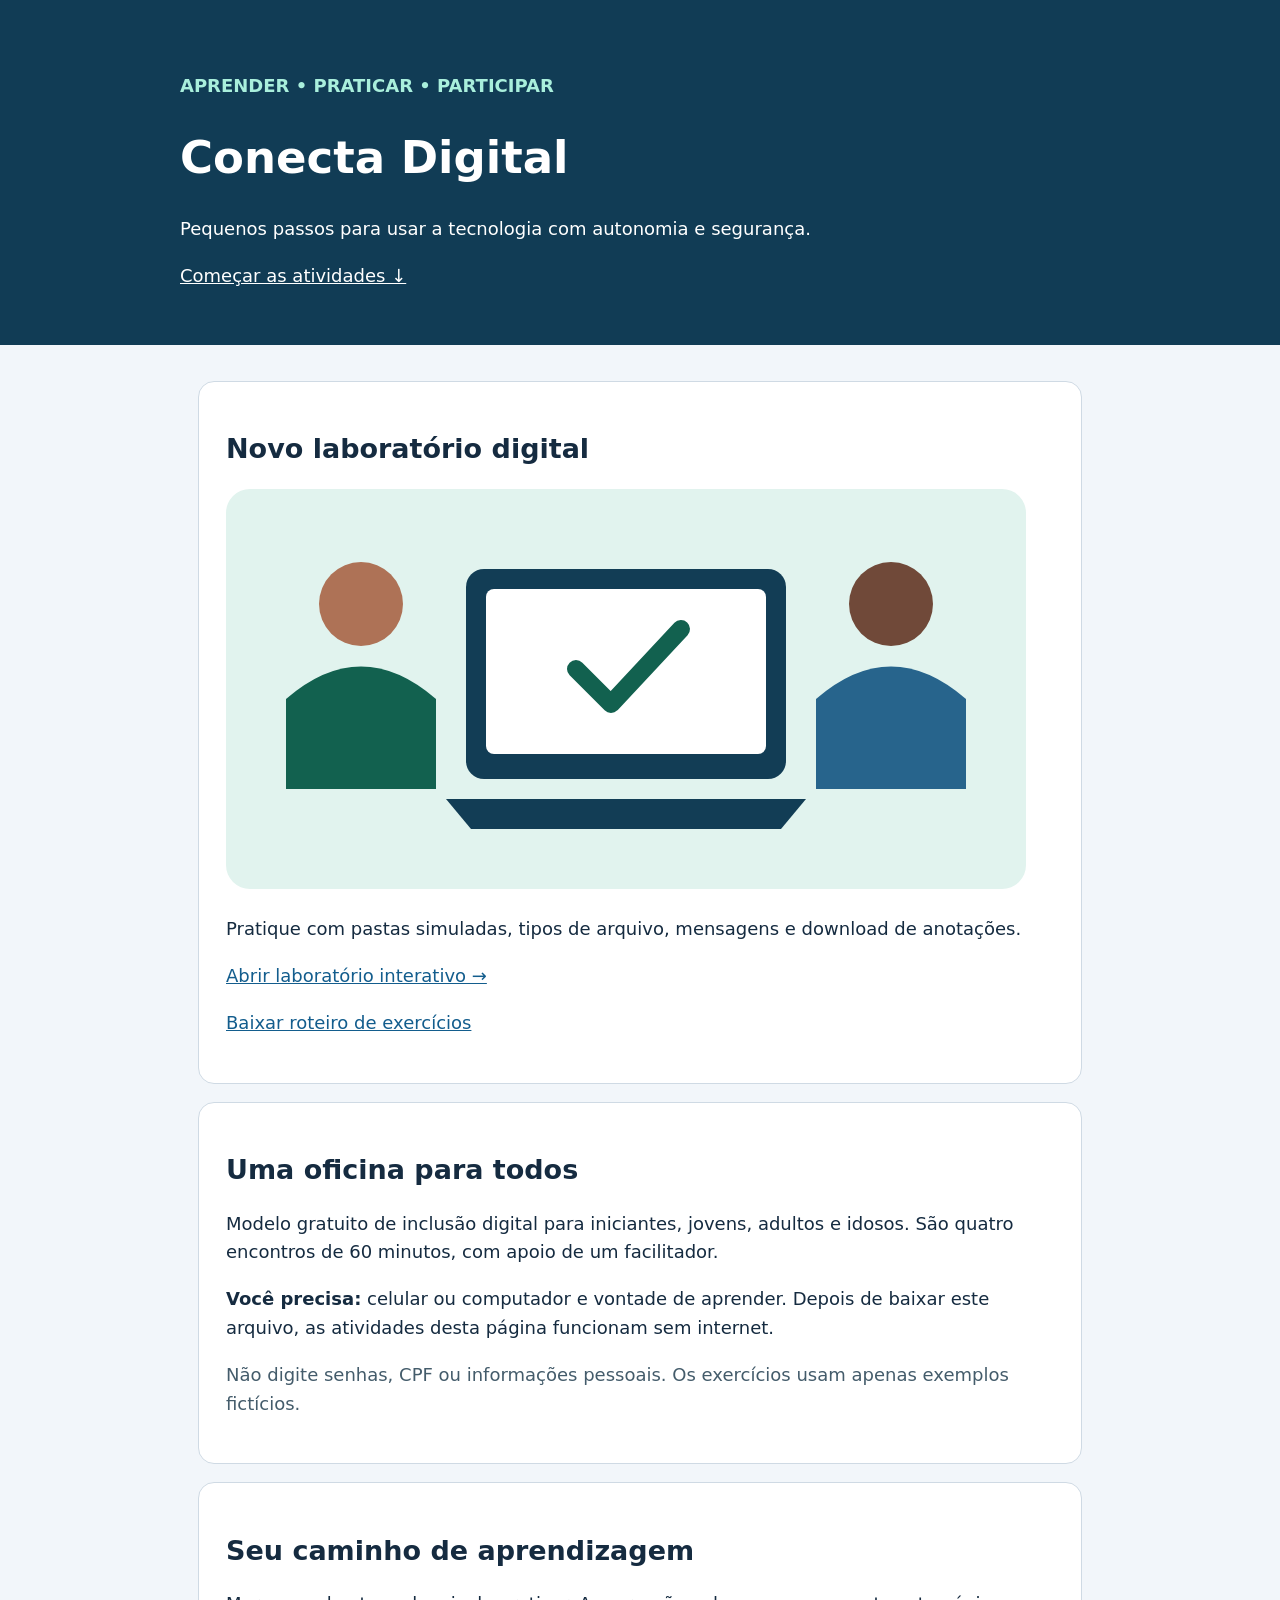
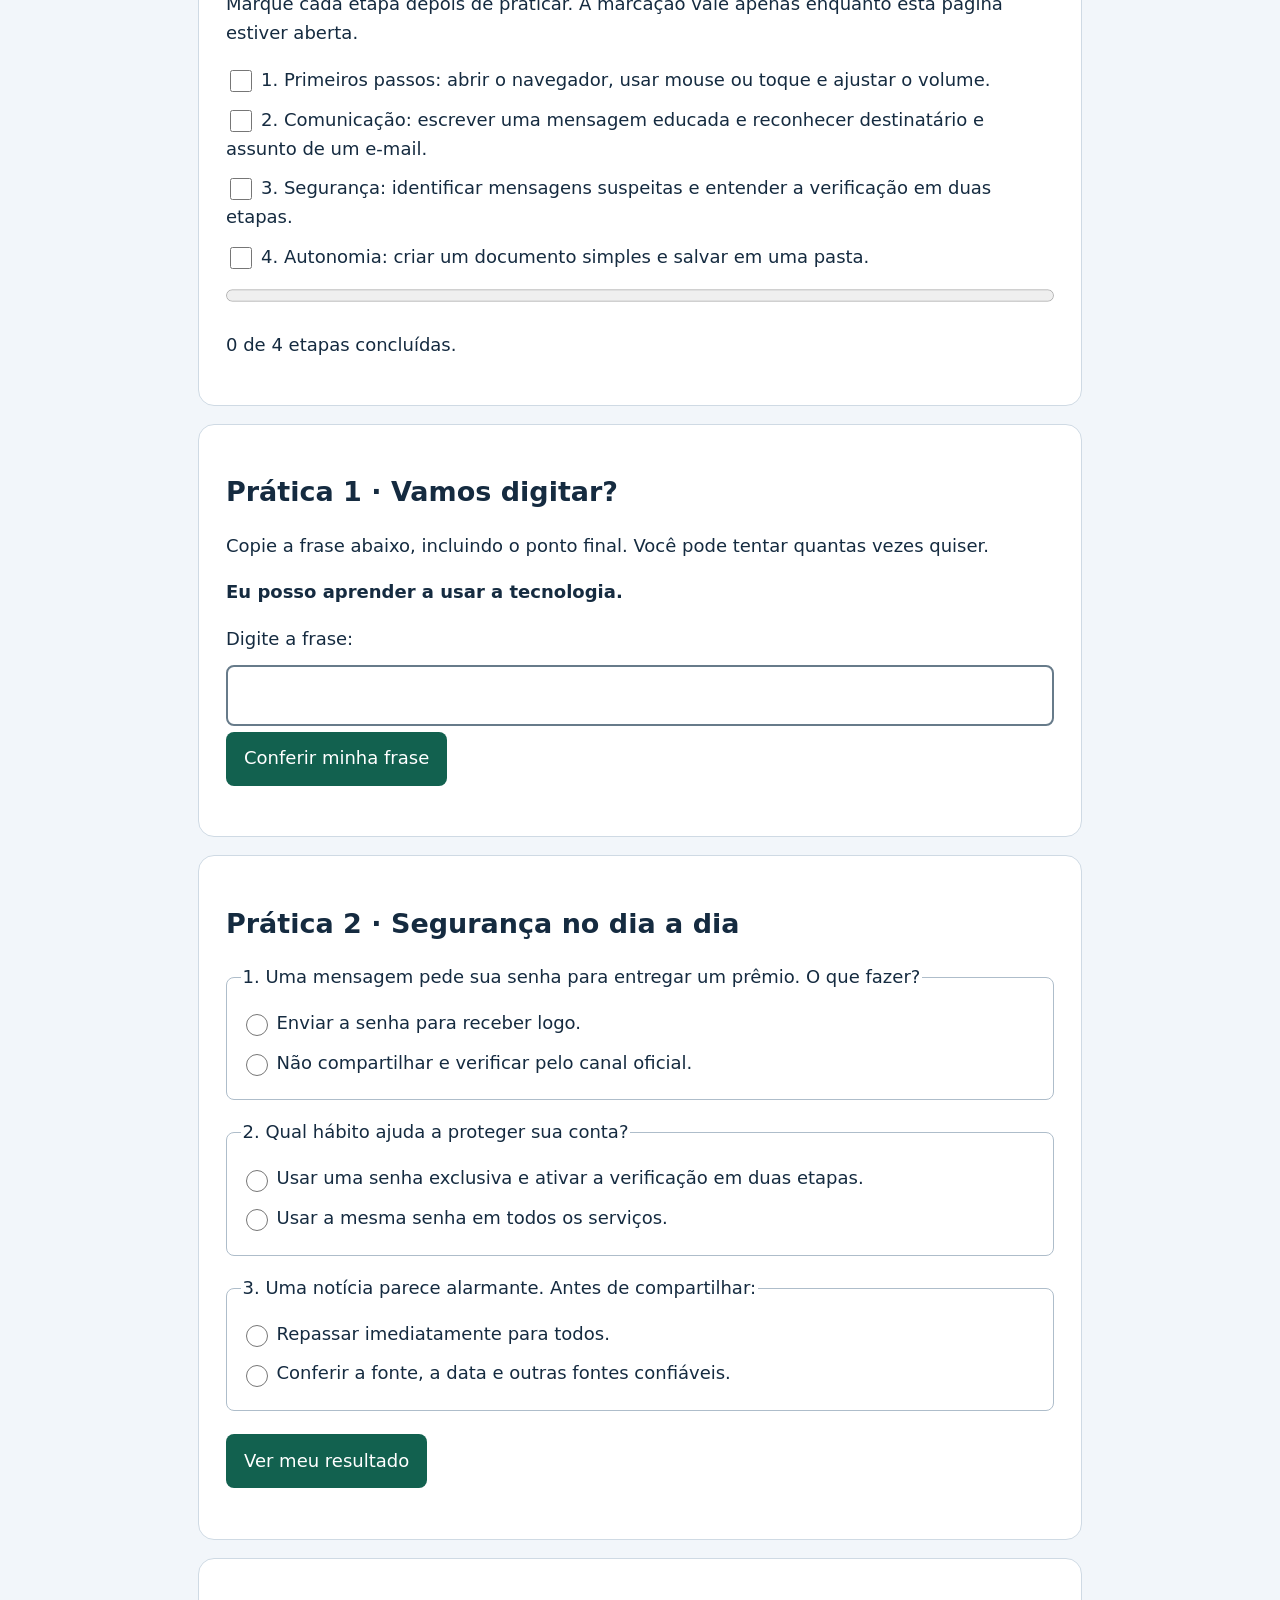
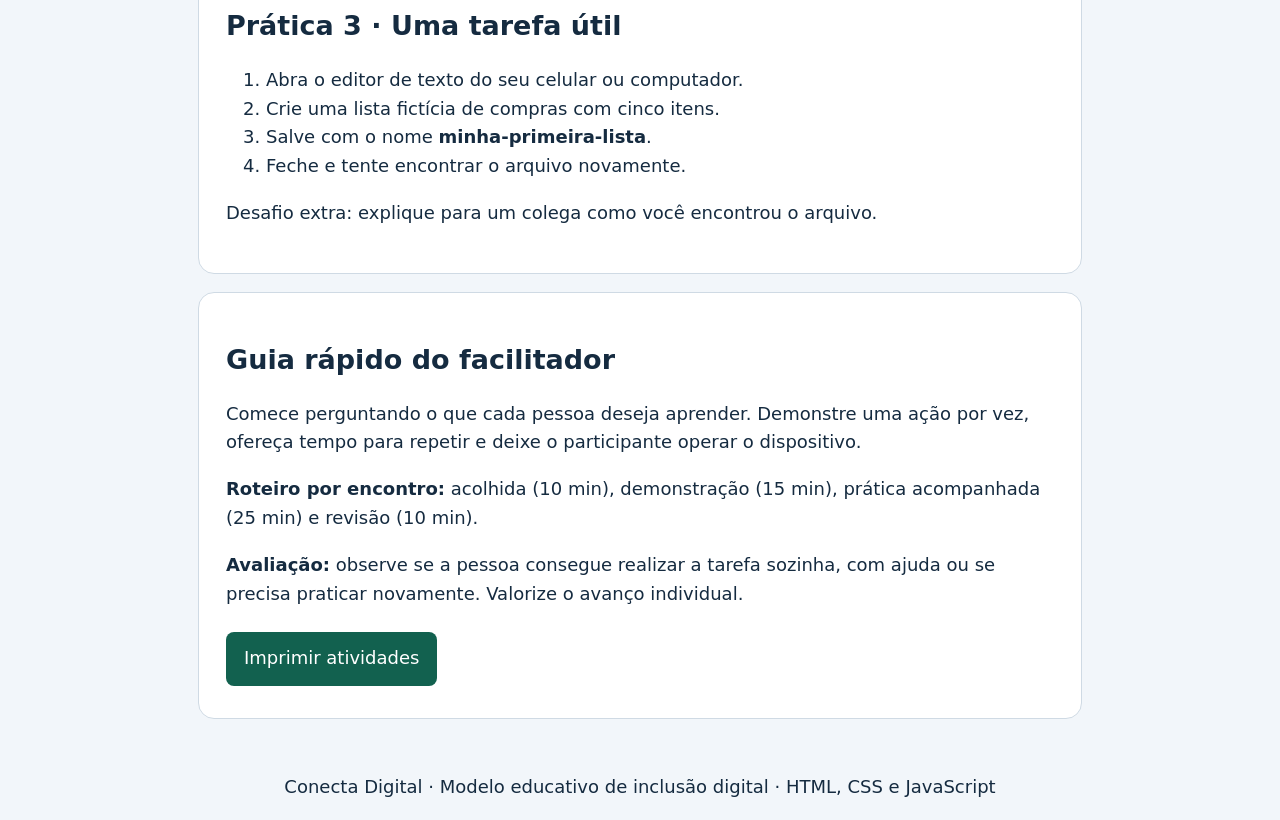
<file: index.html>
<!doctype html>
<html lang="pt-BR">
<head>
<meta charset="utf-8">
<meta name="viewport" content="width=device-width, initial-scale=1">
<title>Conecta Digital — primeiros passos</title>
<style>
:root{font:18px/1.6 system-ui,sans-serif;color:#152b40;background:#f2f6fa}
*{box-sizing:border-box}body{margin:0}header{background:#113c55;color:white;padding:3rem 1rem}main,header>div{max-width:920px;margin:auto}main{padding:1rem}h1{line-height:1.2;font-size:2.5rem}h2{line-height:1.3}section{background:white;border:1px solid #cfdae4;border-radius:16px;padding:1.5rem;margin:1rem 0}button{font:inherit;cursor:pointer;background:#12614f;color:white;border:0;border-radius:8px;padding:.7rem 1rem;margin:.3rem 0}button:hover{background:#084839}button:focus-visible,a:focus-visible,input:focus-visible{outline:3px solid #bf6700;outline-offset:4px}input[type=text]{width:100%;font:inherit;padding:.8rem;border:2px solid #677b8a;border-radius:8px}label{display:block;margin:.6rem 0}input[type=checkbox],input[type=radio]{width:22px;height:22px;vertical-align:middle;margin-right:.5rem}fieldset{border:1px solid #aebdca;border-radius:8px;margin:1rem 0}progress{width:100%;height:25px}a{color:#135d8d}header a{color:white}.tag{color:#a9efdc;font-weight:bold}.hint{color:#445c6b}footer{padding:1rem;text-align:center}.skip{position:absolute;left:-9999px}.skip:focus{left:1rem;top:1rem;background:white;color:#152b40;padding:1rem}@media print{button,.skip{display:none}header{color:black;background:white}section{break-inside:avoid}}
</style>
</head>
<body>
<a class="skip" href="#conteudo">Pular para o conteúdo</a>
<header><div><p class="tag">APRENDER • PRATICAR • PARTICIPAR</p><h1>Conecta Digital</h1><p>Pequenos passos para usar a tecnologia com autonomia e segurança.</p><a href="#oficinas">Começar as atividades ↓</a></div></header>
<main id="conteudo">
<section><h2>Novo laboratório digital</h2><img src="assets/img/aprender.svg" alt="Pessoas aprendendo juntas no computador." width="800" height="400" style="max-width:100%;height:auto"><p>Pratique com pastas simuladas, tipos de arquivo, mensagens e download de anotações.</p><p><a href="paginas/laboratorio.html">Abrir laboratório interativo →</a></p><p><a href="materiais/exercicio.txt" download>Baixar roteiro de exercícios</a></p></section>
<section><h2>Uma oficina para todos</h2><p>Modelo gratuito de inclusão digital para iniciantes, jovens, adultos e idosos. São quatro encontros de 60 minutos, com apoio de um facilitador.</p><p><strong>Você precisa:</strong> celular ou computador e vontade de aprender. Depois de baixar este arquivo, as atividades desta página funcionam sem internet.</p><p class="hint">Não digite senhas, CPF ou informações pessoais. Os exercícios usam apenas exemplos fictícios.</p></section>
<section id="oficinas"><h2>Seu caminho de aprendizagem</h2><p>Marque cada etapa depois de praticar. A marcação vale apenas enquanto esta página estiver aberta.</p>
<label><input type="checkbox" class="etapa">1. Primeiros passos: abrir o navegador, usar mouse ou toque e ajustar o volume.</label>
<label><input type="checkbox" class="etapa">2. Comunicação: escrever uma mensagem educada e reconhecer destinatário e assunto de um e-mail.</label>
<label><input type="checkbox" class="etapa">3. Segurança: identificar mensagens suspeitas e entender a verificação em duas etapas.</label>
<label><input type="checkbox" class="etapa">4. Autonomia: criar um documento simples e salvar em uma pasta.</label>
<progress id="barra" value="0" max="4" aria-label="Etapas concluídas"></progress><p id="progresso" role="status">0 de 4 etapas concluídas.</p>
</section>
<section><h2>Prática 1 · Vamos digitar?</h2><p>Copie a frase abaixo, incluindo o ponto final. Você pode tentar quantas vezes quiser.</p><p><strong id="frase">Eu posso aprender a usar a tecnologia.</strong></p><label for="digitacao">Digite a frase:</label><input id="digitacao" type="text" autocomplete="off" spellcheck="false" aria-describedby="resultadoTexto"><button id="conferir" type="button">Conferir minha frase</button><p id="resultadoTexto" role="status"></p></section>
<section><h2>Prática 2 · Segurança no dia a dia</h2><form id="quiz">
<fieldset><legend>1. Uma mensagem pede sua senha para entregar um prêmio. O que fazer?</legend><label><input type="radio" name="q1" value="errado" required>Enviar a senha para receber logo.</label><label><input type="radio" name="q1" value="certo">Não compartilhar e verificar pelo canal oficial.</label></fieldset>
<fieldset><legend>2. Qual hábito ajuda a proteger sua conta?</legend><label><input type="radio" name="q2" value="certo" required>Usar uma senha exclusiva e ativar a verificação em duas etapas.</label><label><input type="radio" name="q2" value="errado">Usar a mesma senha em todos os serviços.</label></fieldset>
<fieldset><legend>3. Uma notícia parece alarmante. Antes de compartilhar:</legend><label><input type="radio" name="q3" value="errado" required>Repassar imediatamente para todos.</label><label><input type="radio" name="q3" value="certo">Conferir a fonte, a data e outras fontes confiáveis.</label></fieldset>
<button type="submit">Ver meu resultado</button><p id="resultadoQuiz" role="status"></p></form></section>
<section><h2>Prática 3 · Uma tarefa útil</h2><ol><li>Abra o editor de texto do seu celular ou computador.</li><li>Crie uma lista fictícia de compras com cinco itens.</li><li>Salve com o nome <strong>minha-primeira-lista</strong>.</li><li>Feche e tente encontrar o arquivo novamente.</li></ol><p>Desafio extra: explique para um colega como você encontrou o arquivo.</p></section>
<section><h2>Guia rápido do facilitador</h2><p>Comece perguntando o que cada pessoa deseja aprender. Demonstre uma ação por vez, ofereça tempo para repetir e deixe o participante operar o dispositivo.</p><p><strong>Roteiro por encontro:</strong> acolhida (10 min), demonstração (15 min), prática acompanhada (25 min) e revisão (10 min).</p><p><strong>Avaliação:</strong> observe se a pessoa consegue realizar a tarefa sozinha, com ajuda ou se precisa praticar novamente. Valorize o avanço individual.</p><button id="imprimir" type="button">Imprimir atividades</button></section>
</main><footer>Conecta Digital · Modelo educativo de inclusão digital · HTML, CSS e JavaScript</footer>
<script>
const etapas = document.querySelectorAll('.etapa');
etapas.forEach(etapa => etapa.addEventListener('change', () => {
  const total = [...etapas].filter(item => item.checked).length;
  document.getElementById('barra').value = total;
  document.getElementById('progresso').textContent = total + ' de 4 etapas concluídas.' + (total === 4 ? ' Parabéns pela dedicação!' : '');
}));
document.getElementById('conferir').addEventListener('click', () => {
  const texto = document.getElementById('digitacao').value.trim();
  const modelo = document.getElementById('frase').textContent;
  document.getElementById('resultadoTexto').textContent = texto === modelo
    ? 'Muito bem! Você digitou a frase corretamente.'
    : 'Continue praticando. Confira letras maiúsculas, espaços e o ponto final.';
});
document.getElementById('quiz').addEventListener('submit', evento => {
  evento.preventDefault();
  const respostas = new FormData(evento.currentTarget);
  const acertos = ['q1', 'q2', 'q3'].filter(nome => respostas.get(nome) === 'certo').length;
  document.getElementById('resultadoQuiz').textContent = 'Você acertou ' + acertos + ' de 3. ' +
    'Lembrete: nunca compartilhe senhas; use senhas exclusivas e verificação em duas etapas; confira fonte e data antes de compartilhar notícias. Você pode revisar e tentar novamente.';
});
document.getElementById('imprimir').addEventListener('click', () => window.print());
</script>
</body>
</html>
</file>
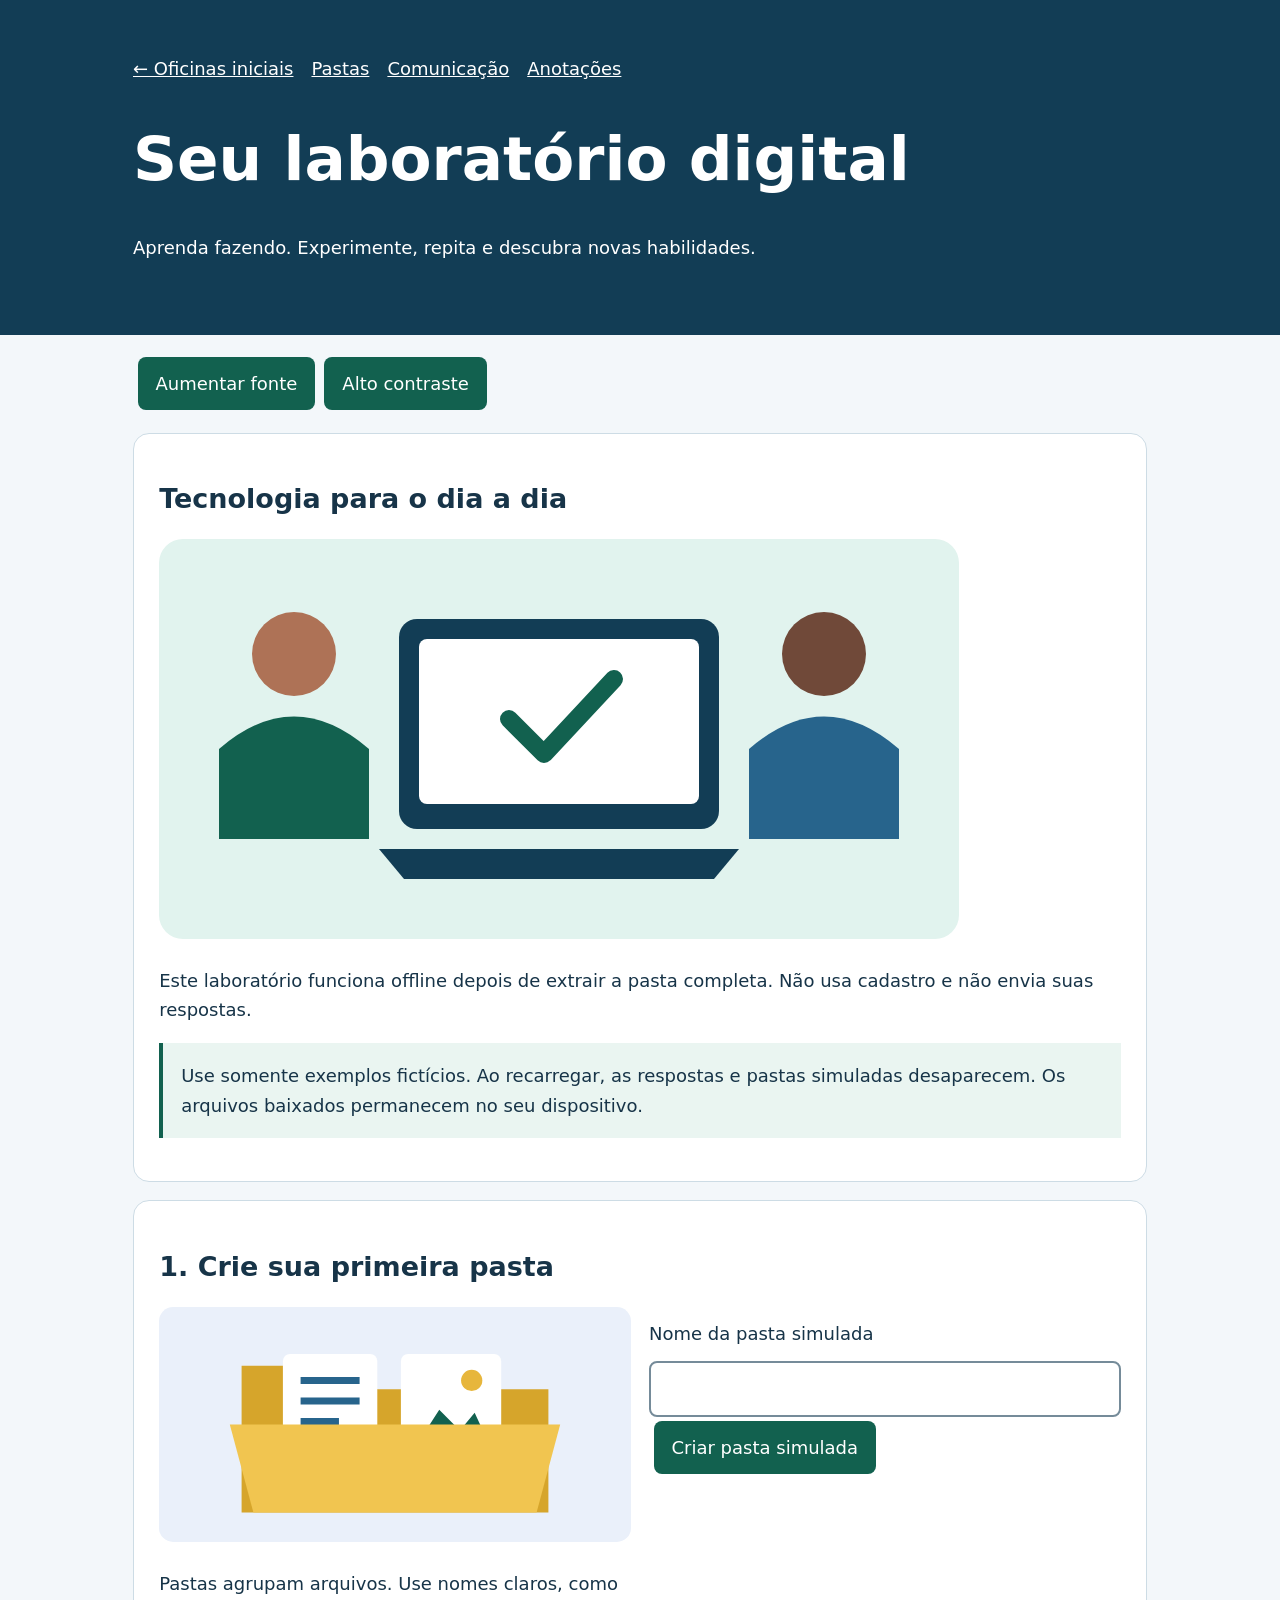
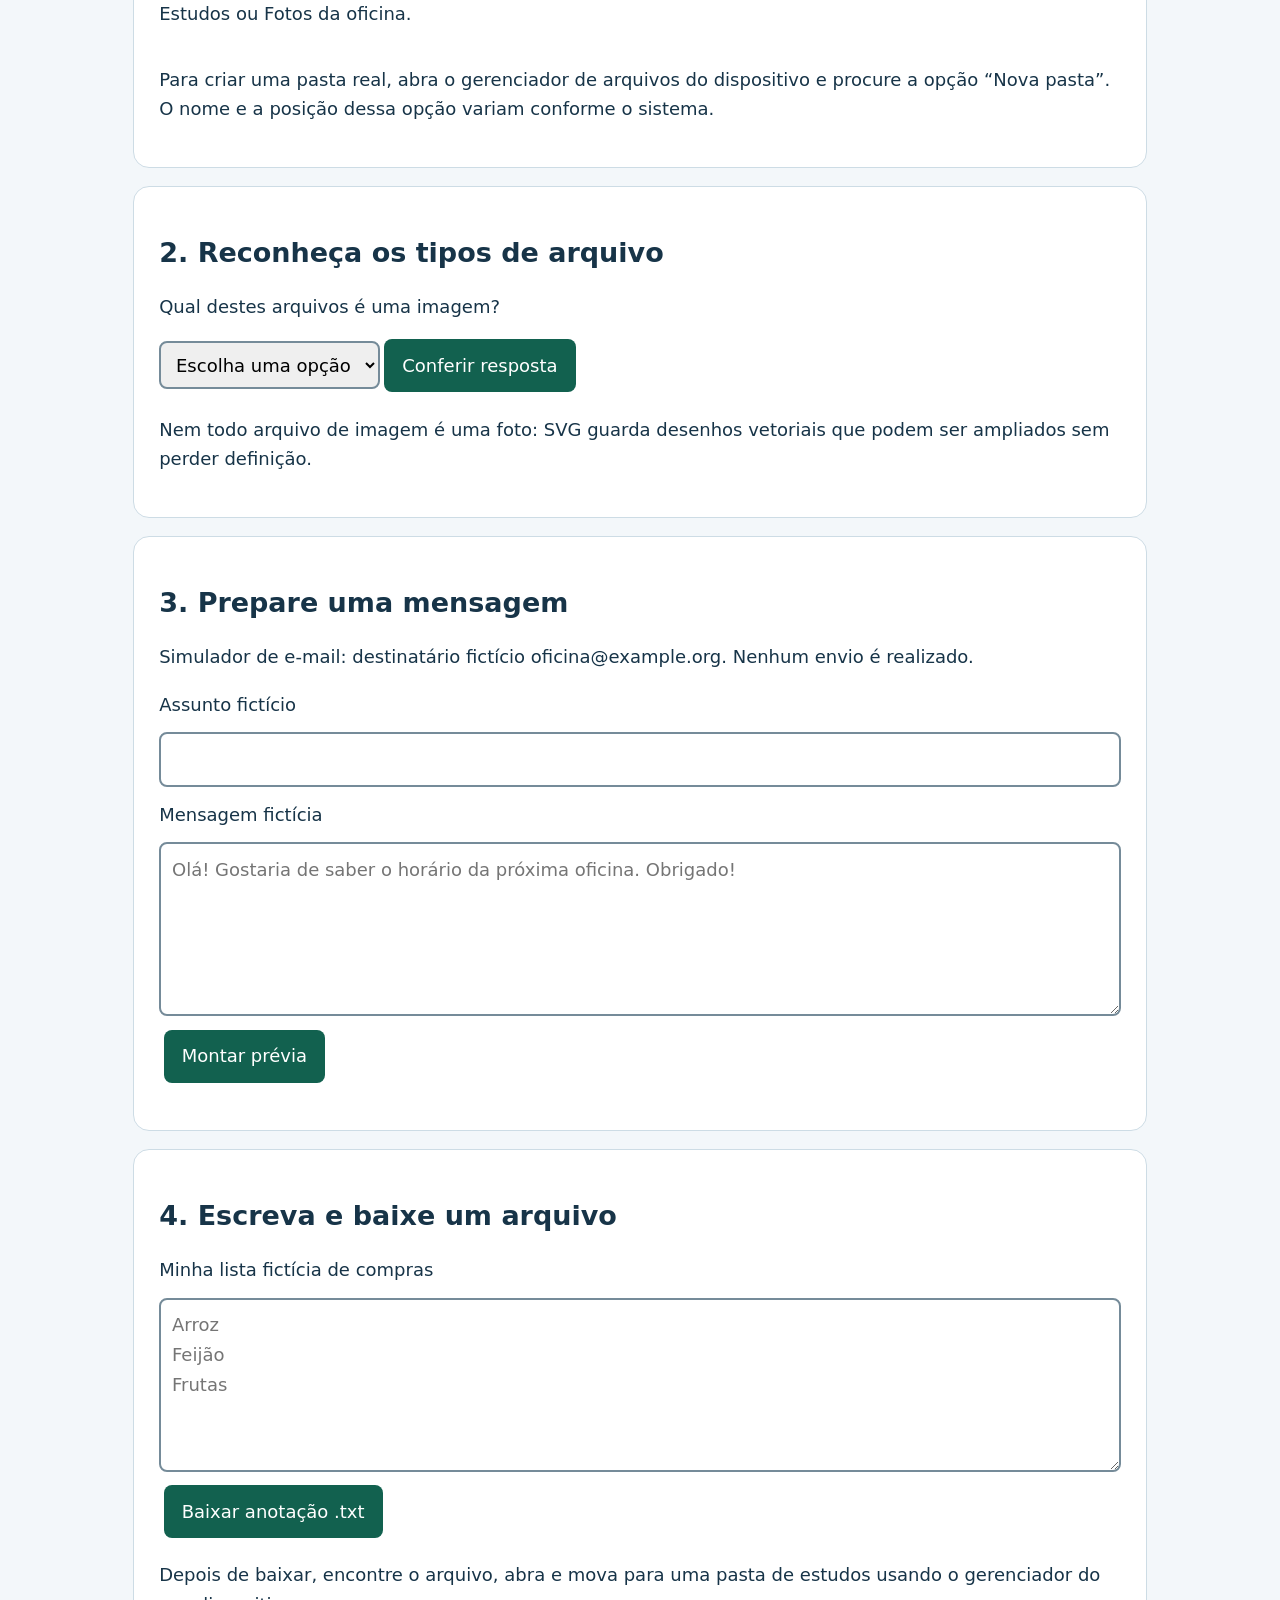
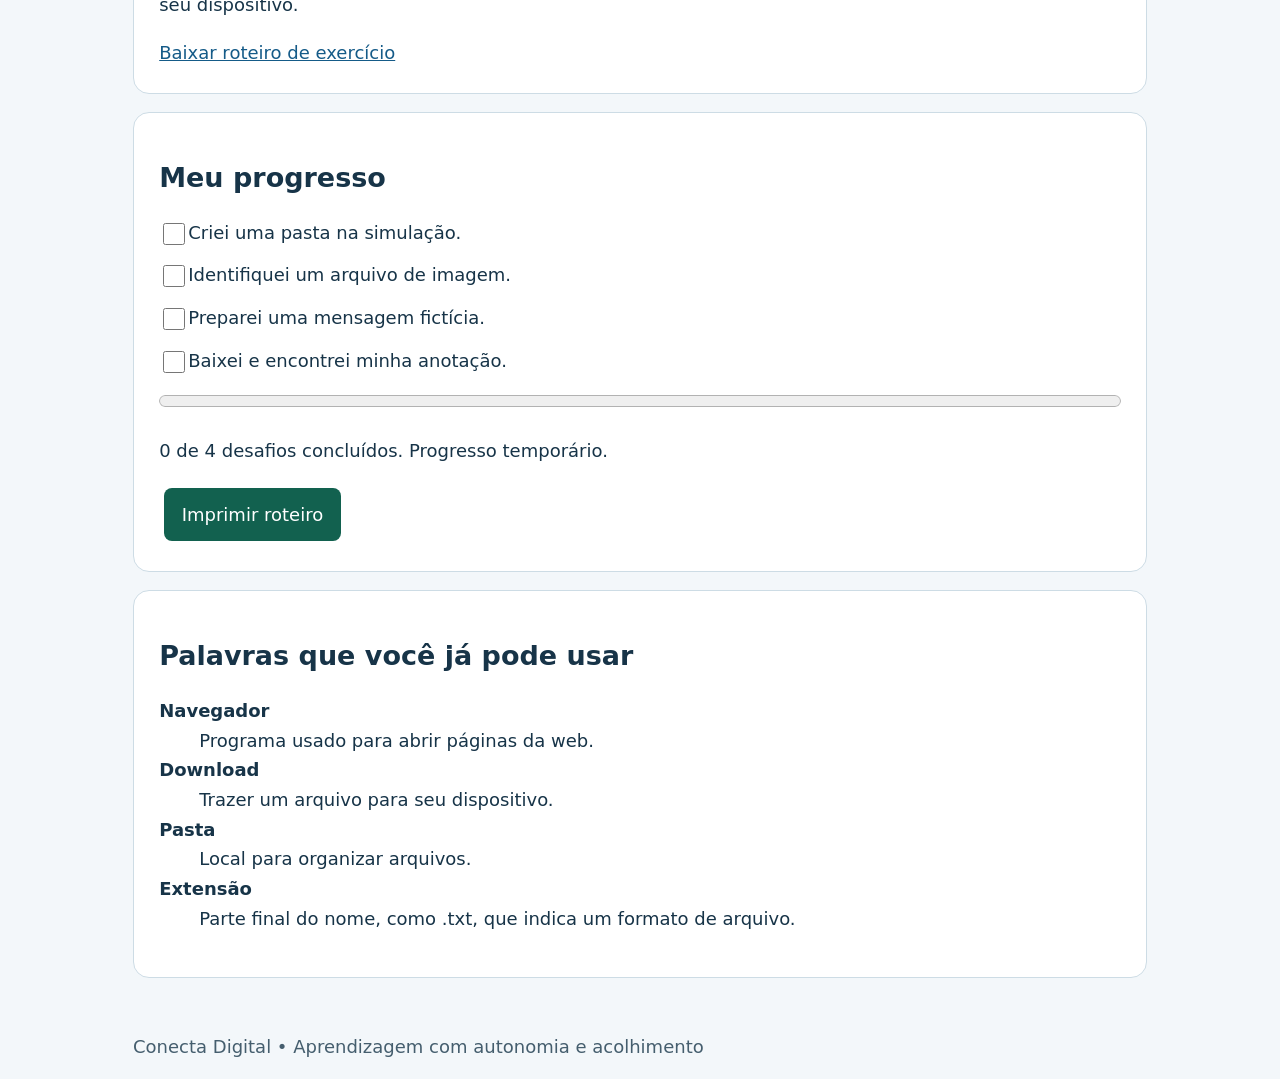
<file: paginas/laboratorio.html>
<!doctype html>
<html lang="pt-BR"><head><meta charset="utf-8"><meta name="viewport" content="width=device-width,initial-scale=1"><title>Laboratório • Conecta Digital</title><link rel="stylesheet" href="../assets/css/portal.css"><script src="../assets/js/laboratorio.js" defer></script></head>
<body><a class="skip" href="#conteudo">Pular para conteúdo</a>
<header><div><nav aria-label="Principal"><a href="../index.html">← Oficinas iniciais</a><a href="#pastas">Pastas</a><a href="#comunicacao">Comunicação</a><a href="#anotacoes">Anotações</a></nav><h1>Seu laboratório digital</h1><p>Aprenda fazendo. Experimente, repita e descubra novas habilidades.</p></div></header>
<main id="conteudo"><div class="tools"><button id="font" aria-pressed="false">Aumentar fonte</button><button id="contrast" aria-pressed="false">Alto contraste</button></div>
<section><h2>Tecnologia para o dia a dia</h2><img src="../assets/img/aprender.svg" alt="Duas pessoas aprendem juntas com um computador." width="800" height="400"><p>Este laboratório funciona offline depois de extrair a pasta completa. Não usa cadastro e não envia suas respostas.</p><p class="note">Use somente exemplos fictícios. Ao recarregar, as respostas e pastas simuladas desaparecem. Os arquivos baixados permanecem no seu dispositivo.</p></section>
<section id="pastas"><h2>1. Crie sua primeira pasta</h2><div class="grid"><div><img src="../assets/img/arquivos.svg" alt="Uma pasta amarela organiza documentos e imagens." width="800" height="400"><p>Pastas agrupam arquivos. Use nomes claros, como Estudos ou Fotos da oficina.</p></div><div><form id="folders"><label for="folder-name">Nome da pasta simulada</label><input id="folder-name" type="text" maxlength="40" required><button>Criar pasta simulada</button></form><ul id="folder-list" aria-label="Pastas simuladas"></ul><p id="folder-status" role="status"></p></div></div><p>Para criar uma pasta real, abra o gerenciador de arquivos do dispositivo e procure a opção “Nova pasta”. O nome e a posição dessa opção variam conforme o sistema.</p></section>
<section><h2>2. Reconheça os tipos de arquivo</h2><form id="file-type"><label for="type-answer">Qual destes arquivos é uma imagem?</label><select id="type-answer" required><option value="">Escolha uma opção</option><option value="texto">anotacao.txt</option><option value="imagem">aprender.svg</option><option value="pagina">index.html</option></select><button>Conferir resposta</button></form><p id="type-status" role="status"></p><p>Nem todo arquivo de imagem é uma foto: SVG guarda desenhos vetoriais que podem ser ampliados sem perder definição.</p></section>
<section id="comunicacao"><h2>3. Prepare uma mensagem</h2><p>Simulador de e-mail: destinatário fictício oficina@example.org. Nenhum envio é realizado.</p><form id="message"><label for="subject">Assunto fictício</label><input id="subject" type="text" maxlength="100" required><label for="body">Mensagem fictícia</label><textarea id="body" rows="5" maxlength="1500" required placeholder="Olá! Gostaria de saber o horário da próxima oficina. Obrigado!"></textarea><button>Montar prévia</button></form><p id="message-status" role="status"></p><pre id="message-preview" style="white-space:pre-wrap;overflow-wrap:anywhere"></pre></section>
<section id="anotacoes"><h2>4. Escreva e baixe um arquivo</h2><label for="notes">Minha lista fictícia de compras</label><textarea id="notes" rows="5" maxlength="3000" placeholder="Arroz&#10;Feijão&#10;Frutas"></textarea><button id="download">Baixar anotação .txt</button><p id="download-status" role="status"></p><p>Depois de baixar, encontre o arquivo, abra e mova para uma pasta de estudos usando o gerenciador do seu dispositivo.</p><a href="../materiais/exercicio.txt" download>Baixar roteiro de exercício</a></section>
<section><h2>Meu progresso</h2><label><input type="checkbox" data-step>Criei uma pasta na simulação.</label><label><input type="checkbox" data-step>Identifiquei um arquivo de imagem.</label><label><input type="checkbox" data-step>Preparei uma mensagem fictícia.</label><label><input type="checkbox" data-step>Baixei e encontrei minha anotação.</label><progress id="progress" max="4" value="0" aria-label="Desafios concluídos"></progress><p id="progress-text" role="status">0 de 4 desafios concluídos. Progresso temporário.</p><button id="print">Imprimir roteiro</button></section>
<section><h2>Palavras que você já pode usar</h2><dl><dt><strong>Navegador</strong></dt><dd>Programa usado para abrir páginas da web.</dd><dt><strong>Download</strong></dt><dd>Trazer um arquivo para seu dispositivo.</dd><dt><strong>Pasta</strong></dt><dd>Local para organizar arquivos.</dd><dt><strong>Extensão</strong></dt><dd>Parte final do nome, como .txt, que indica um formato de arquivo.</dd></dl></section></main><footer>Conecta Digital • Aprendizagem com autonomia e acolhimento</footer></body></html>
</file>
<file: assets/css/portal.css>
:root{font:18px/1.65 system-ui,sans-serif;color:#173448;background:#f3f7fa;--accent:#12614f}*{box-sizing:border-box}body{margin:0}header{background:#123d55;color:white;padding:2rem 1rem}main,header>div,footer{max-width:1050px;margin:auto;padding:1rem}nav{display:flex;gap:1rem;flex-wrap:wrap}header a{color:white}h1{font-size:clamp(2rem,5vw,3.4rem);line-height:1.1}h2{line-height:1.3}section,.card{background:white;border:1px solid #cddce5;border-radius:16px;padding:1.4rem;margin:1rem 0}.grid{display:grid;grid-template-columns:repeat(auto-fit,minmax(240px,1fr));gap:1rem}.grid .card{margin:0}img{max-width:100%;height:auto}button,.button{font:inherit;background:var(--accent);color:white;border:0;border-radius:8px;padding:.65rem 1rem;cursor:pointer;display:inline-block;margin:.25rem;text-decoration:none}button:hover,.button:hover{background:#084839}input,textarea,select{font:inherit;padding:.6rem;border:2px solid #758b99;border-radius:8px;max-width:100%}input[type=text],textarea{width:100%}label{display:block;margin:.7rem 0}input[type=checkbox]{width:22px;height:22px;vertical-align:middle}a{color:#155b88}progress{width:100%;height:24px}.note{background:#eaf5f1;padding:1rem;border-left:4px solid var(--accent)}:focus-visible{outline:3px solid #b85b00;outline-offset:4px}.skip{position:absolute;left:-9999px}.skip:focus{left:1rem;background:white;padding:1rem}.folder{border-left:4px solid #e7b63c;padding:1rem;background:#fff8df}li{margin:.4rem 0}footer{color:#455e6e}body.large{font-size:22px}body.contrast{background:#000;color:#fff}body.contrast section,body.contrast .card,body.contrast .folder,body.contrast .note{background:#151515;color:#fff}body.contrast a{color:#ffe06b}@media print{header nav,button,.skip,.tools{display:none}header{background:white;color:black}section{break-inside:avoid}body{background:white;color:black}}
</file>
